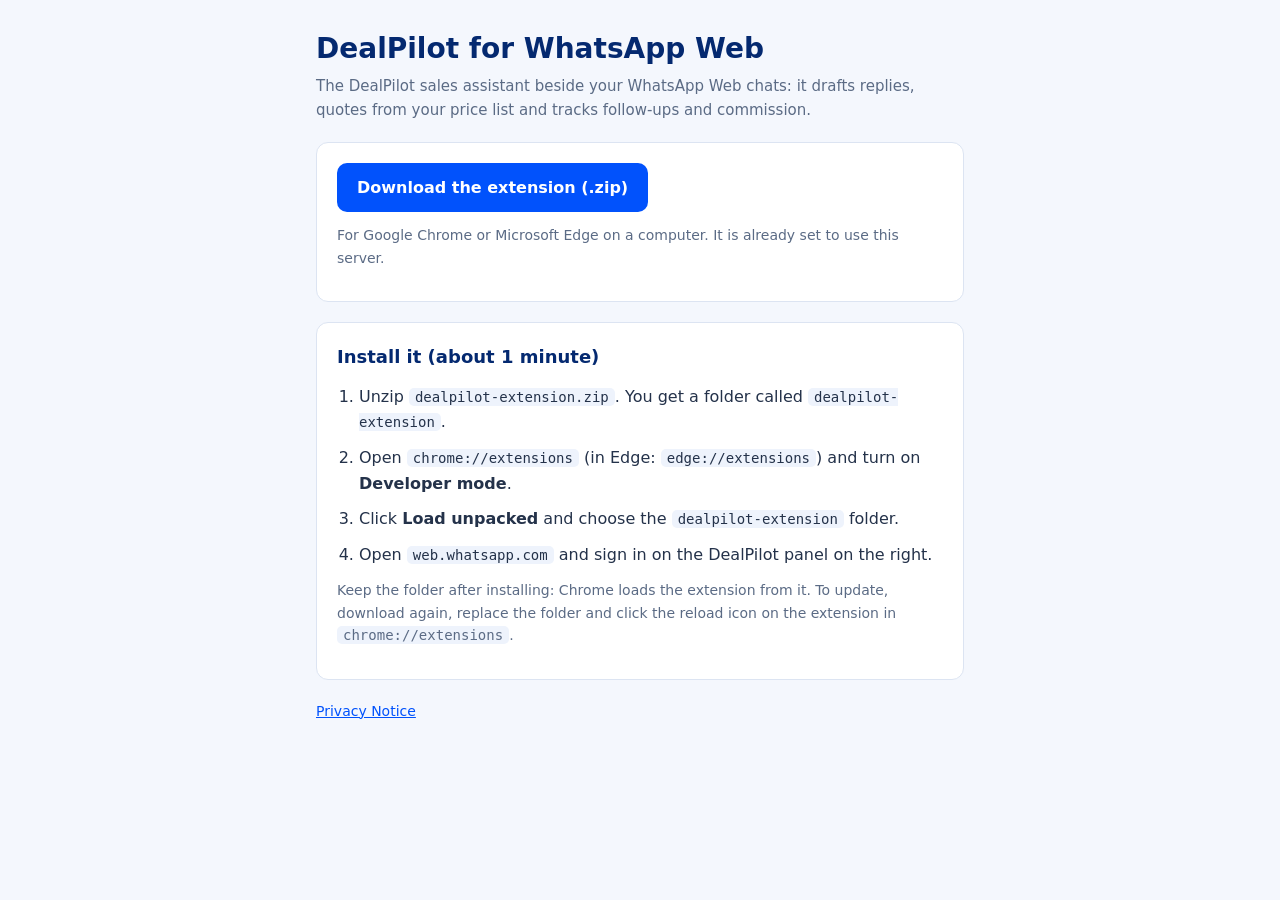
<file: webapp/extension.html>
<!doctype html>
<html lang="en">
<head>
  <meta charset="utf-8" />
  <meta name="viewport" content="width=device-width, initial-scale=1" />
  <title>Get the extension · DealPilot</title>
  <style>
    :root {
      --navy: #042970; --blue: #0152FC; --text: #24324A; --muted: #5B6B85;
      --line: #DCE4F2; --bg: #F4F7FD; --card: #FFFFFF; --code: #EEF3FC; --on-blue: #FFFFFF;
    }
    @media (prefers-color-scheme: dark) {
      :root {
        --navy: #C9D8FF; --blue: #7FA6FF; --text: #DCE3F0; --muted: #9AA8C0;
        --line: #2A3754; --bg: #0E1626; --card: #152036; --code: #1D2A44; --on-blue: #0E1626;
      }
    }
    a { color: var(--blue); }
    * { box-sizing: border-box; }
    body { margin: 0; background: var(--bg); color: var(--text); font: 16px/1.6 system-ui, -apple-system, "Segoe UI", Roboto, sans-serif; }
    main { max-width: 680px; margin: 0 auto; padding: 32px 16px 64px; }
    h1 { color: var(--navy); font-size: 28px; line-height: 1.2; margin: 0 0 8px; }
    h2 { color: var(--navy); font-size: 18px; margin: 0 0 12px; }
    p { margin: 0 0 12px; }
    .meta { color: var(--muted); font-size: 15px; }
    .card { background: var(--card); border: 1px solid var(--line); border-radius: 12px; padding: 20px; margin-top: 20px; }
    .btn { display: inline-block; background: var(--blue); color: var(--on-blue); text-decoration: none; font-weight: 600; padding: 12px 20px; border-radius: 10px; }
    .btn:hover { filter: brightness(1.08); }
    ol { margin: 0; padding-left: 22px; }
    li { margin-bottom: 10px; }
    code { background: var(--code); padding: 1px 6px; border-radius: 5px; font-size: 14px; }
    .note { font-size: 14px; color: var(--muted); margin-top: 12px; }
  </style>
</head>
<body>
<main>
  <h1>DealPilot for WhatsApp Web</h1>
  <p class="meta">The DealPilot sales assistant beside your WhatsApp Web chats: it drafts replies, quotes from your price list and tracks follow-ups and commission.</p>

  <div class="card">
    <a class="btn" href="/download/dealpilot-extension.zip" download>Download the extension (.zip)</a>
    <p class="note">For Google Chrome or Microsoft Edge on a computer. It is already set to use this server.</p>
  </div>

  <div class="card">
    <h2>Install it (about 1 minute)</h2>
    <ol>
      <li>Unzip <code>dealpilot-extension.zip</code>. You get a folder called <code>dealpilot-extension</code>.</li>
      <li>Open <code>chrome://extensions</code> (in Edge: <code>edge://extensions</code>) and turn on <strong>Developer mode</strong>.</li>
      <li>Click <strong>Load unpacked</strong> and choose the <code>dealpilot-extension</code> folder.</li>
      <li>Open <code>web.whatsapp.com</code> and sign in on the DealPilot panel on the right.</li>
    </ol>
    <p class="note">Keep the folder after installing: Chrome loads the extension from it. To update, download again, replace the folder and click the reload icon on the extension in <code>chrome://extensions</code>.</p>
  </div>

  <p class="note" style="margin-top:20px;"><a href="/static/privacy.html">Privacy Notice</a></p>
</main>
</body>
</html>
</file>
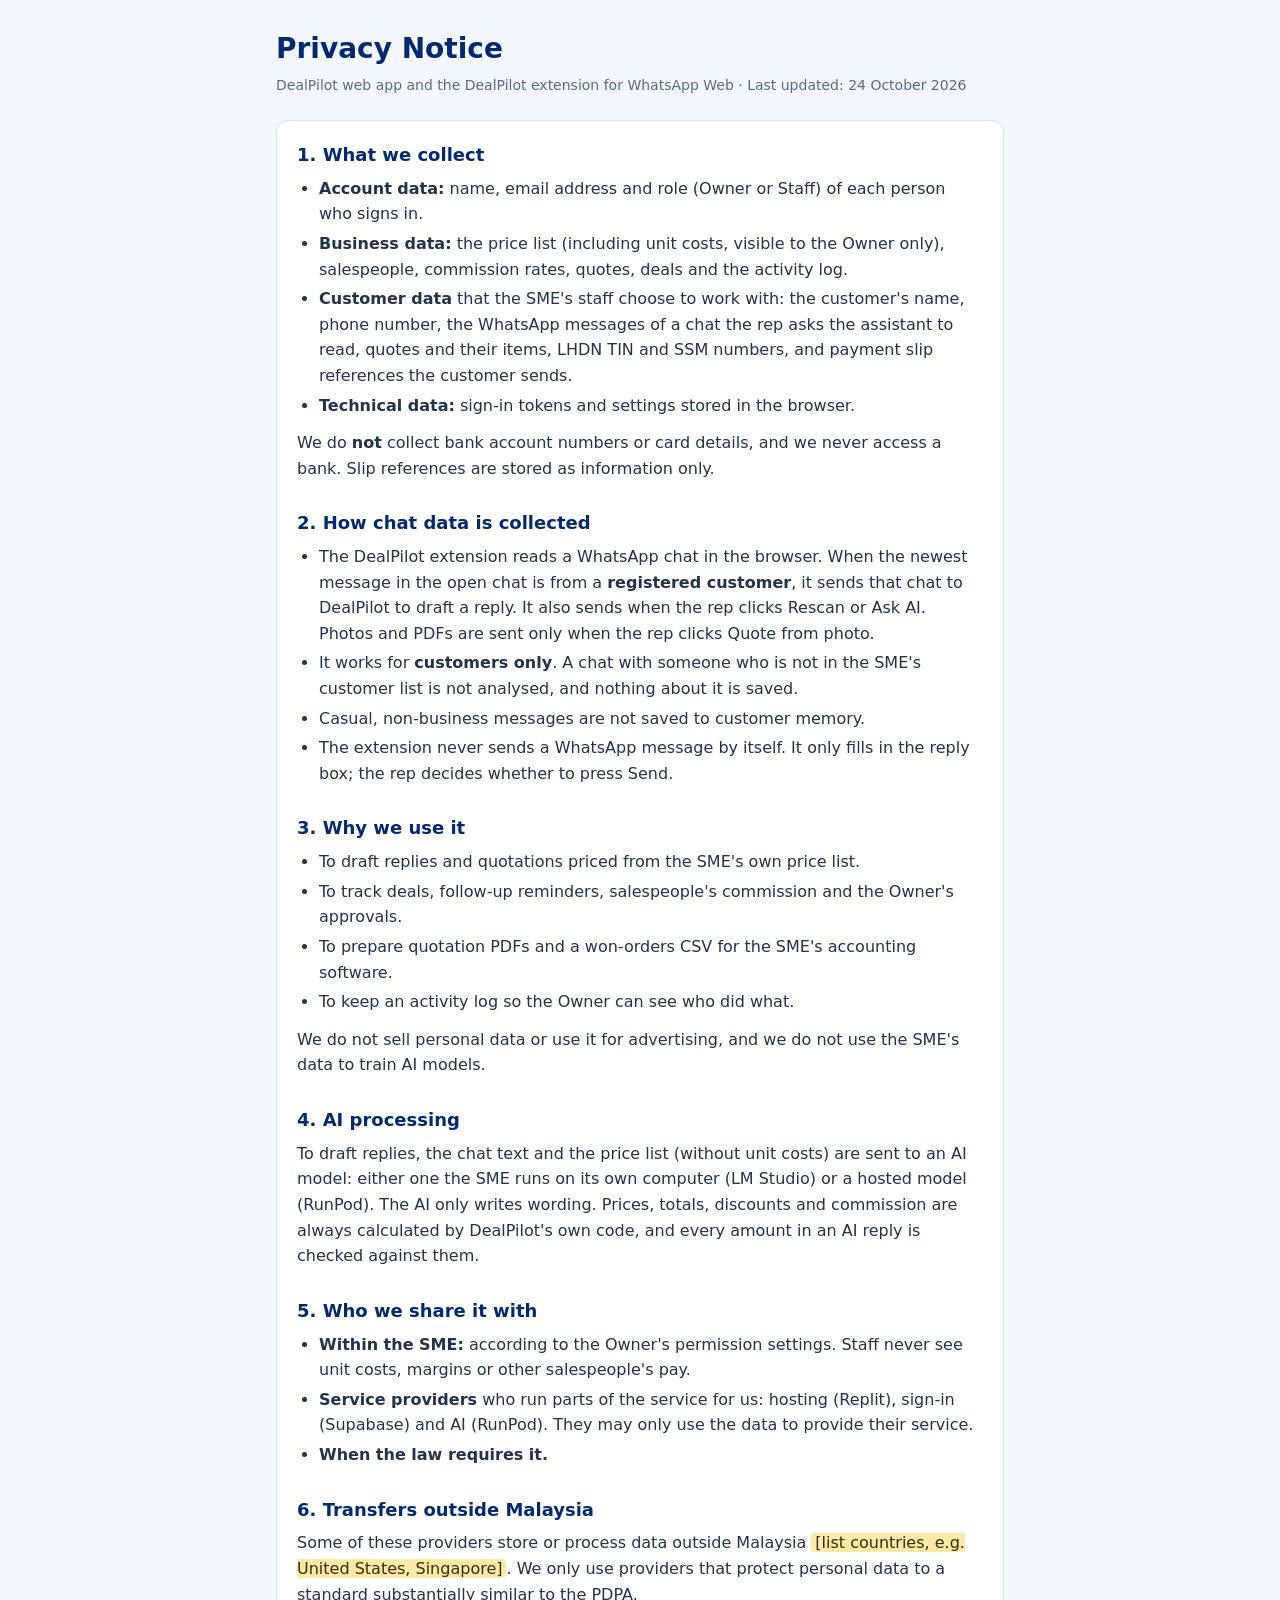
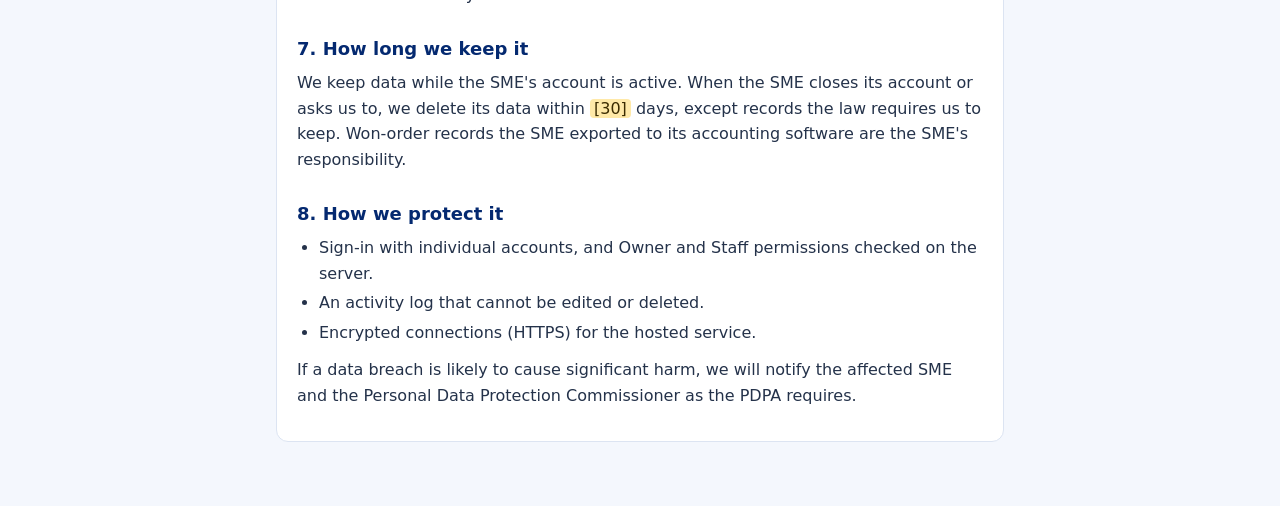
<file: webapp/privacy.html>
<!doctype html>
<html lang="en">
<head>
  <meta charset="utf-8" />
  <meta name="viewport" content="width=device-width, initial-scale=1" />
  <title>Privacy Notice · DealPilot</title>
  <style>
    :root {
      --navy: #042970; --blue: #0152FC; --text: #24324A; --muted: #5B6B85;
      --line: #DCE4F2; --bg: #F4F7FD; --card: #FFFFFF;
    }
    @media (prefers-color-scheme: dark) {
      :root {
        --navy: #C9D8FF; --blue: #7FA6FF; --text: #DCE3F0; --muted: #9AA8C0;
        --line: #2A3754; --bg: #0E1626; --card: #152036;
      }
    }
    * { box-sizing: border-box; }
    body { margin: 0; background: var(--bg); color: var(--text); font: 16px/1.6 system-ui, -apple-system, "Segoe UI", Roboto, sans-serif; }
    main { max-width: 760px; margin: 0 auto; padding: 32px 16px 64px; }
    header { margin-bottom: 24px; }
    h1 { color: var(--navy); font-size: 28px; line-height: 1.2; margin: 0 0 8px; }
    h2 { color: var(--navy); font-size: 18px; margin: 28px 0 6px; }
    h2:first-child { margin-top: 0; }
    p, ul { margin: 0 0 12px; }
    ul { padding-left: 22px; }
    li { margin-bottom: 4px; }
    .meta { color: var(--muted); font-size: 14px; }
    .card { background: var(--card); border: 1px solid var(--line); border-radius: 12px; padding: 20px; }
    .todo { background: #FFE9A8; color: #3B2B00; padding: 0 4px; border-radius: 4px; }
  </style>
</head>
<body>
<main>
  <header>
    <h1>Privacy Notice</h1>
    <p class="meta">DealPilot web app and the DealPilot extension for WhatsApp Web · Last updated: 24 October 2026</p>
  </header>

  <div class="card">
  <h2>1. What we collect</h2>
  <ul>
    <li><strong>Account data:</strong> name, email address and role (Owner or Staff) of each person who signs in.</li>
    <li><strong>Business data:</strong> the price list (including unit costs, visible to the Owner only), salespeople, commission rates, quotes, deals and the activity log.</li>
    <li><strong>Customer data</strong> that the SME's staff choose to work with: the customer's name, phone number, the WhatsApp messages of a chat the rep asks the assistant to read, quotes and their items, LHDN TIN and SSM numbers, and payment slip references the customer sends.</li>
    <li><strong>Technical data:</strong> sign-in tokens and settings stored in the browser.</li>
  </ul>
  <p>We do <strong>not</strong> collect bank account numbers or card details, and we never access a bank. Slip references are stored as information only.</p>

  <h2>2. How chat data is collected</h2>
  <ul>
    <li>The DealPilot extension reads a WhatsApp chat in the browser. When the newest message in the open chat is from a <strong>registered customer</strong>, it sends that chat to DealPilot to draft a reply. It also sends when the rep clicks Rescan or Ask AI. Photos and PDFs are sent only when the rep clicks Quote from photo.</li>
    <li>It works for <strong>customers only</strong>. A chat with someone who is not in the SME's customer list is not analysed, and nothing about it is saved.</li>
    <li>Casual, non-business messages are not saved to customer memory.</li>
    <li>The extension never sends a WhatsApp message by itself. It only fills in the reply box; the rep decides whether to press Send.</li>
  </ul>

  <h2>3. Why we use it</h2>
  <ul>
    <li>To draft replies and quotations priced from the SME's own price list.</li>
    <li>To track deals, follow-up reminders, salespeople's commission and the Owner's approvals.</li>
    <li>To prepare quotation PDFs and a won-orders CSV for the SME's accounting software.</li>
    <li>To keep an activity log so the Owner can see who did what.</li>
  </ul>
  <p>We do not sell personal data or use it for advertising, and we do not use the SME's data to train AI models.</p>

  <h2>4. AI processing</h2>
  <p>To draft replies, the chat text and the price list (without unit costs) are sent to an AI model: either one the SME runs on its own computer (LM Studio) or a hosted model (RunPod).
    The AI only writes wording. Prices, totals, discounts and commission are always calculated by DealPilot's own code, and every amount in an AI reply is checked against them.</p>

  <h2>5. Who we share it with</h2>
  <ul>
    <li><strong>Within the SME:</strong> according to the Owner's permission settings. Staff never see unit costs, margins or other salespeople's pay.</li>
    <li><strong>Service providers</strong> who run parts of the service for us: hosting (Replit), sign-in (Supabase) and AI (RunPod). They may only use the data to provide their service.</li>
    <li><strong>When the law requires it.</strong></li>
  </ul>

  <h2>6. Transfers outside Malaysia</h2>
  <p>Some of these providers store or process data outside Malaysia <span class="todo">[list countries, e.g. United States, Singapore]</span>.
    We only use providers that protect personal data to a standard substantially similar to the PDPA.</p>

  <h2>7. How long we keep it</h2>
  <p>We keep data while the SME's account is active. When the SME closes its account or asks us to, we delete its data within <span class="todo">[30]</span> days,
    except records the law requires us to keep. Won-order records the SME exported to its accounting software are the SME's responsibility.</p>

  <h2>8. How we protect it</h2>
  <ul>
    <li>Sign-in with individual accounts, and Owner and Staff permissions checked on the server.</li>
    <li>An activity log that cannot be edited or deleted.</li>
    <li>Encrypted connections (HTTPS) for the hosted service.</li>
  </ul>
  <p>If a data breach is likely to cause significant harm, we will notify the affected SME and the Personal Data Protection Commissioner as the PDPA requires.</p>
  </div>
</main>
</body>
</html>
</file>
